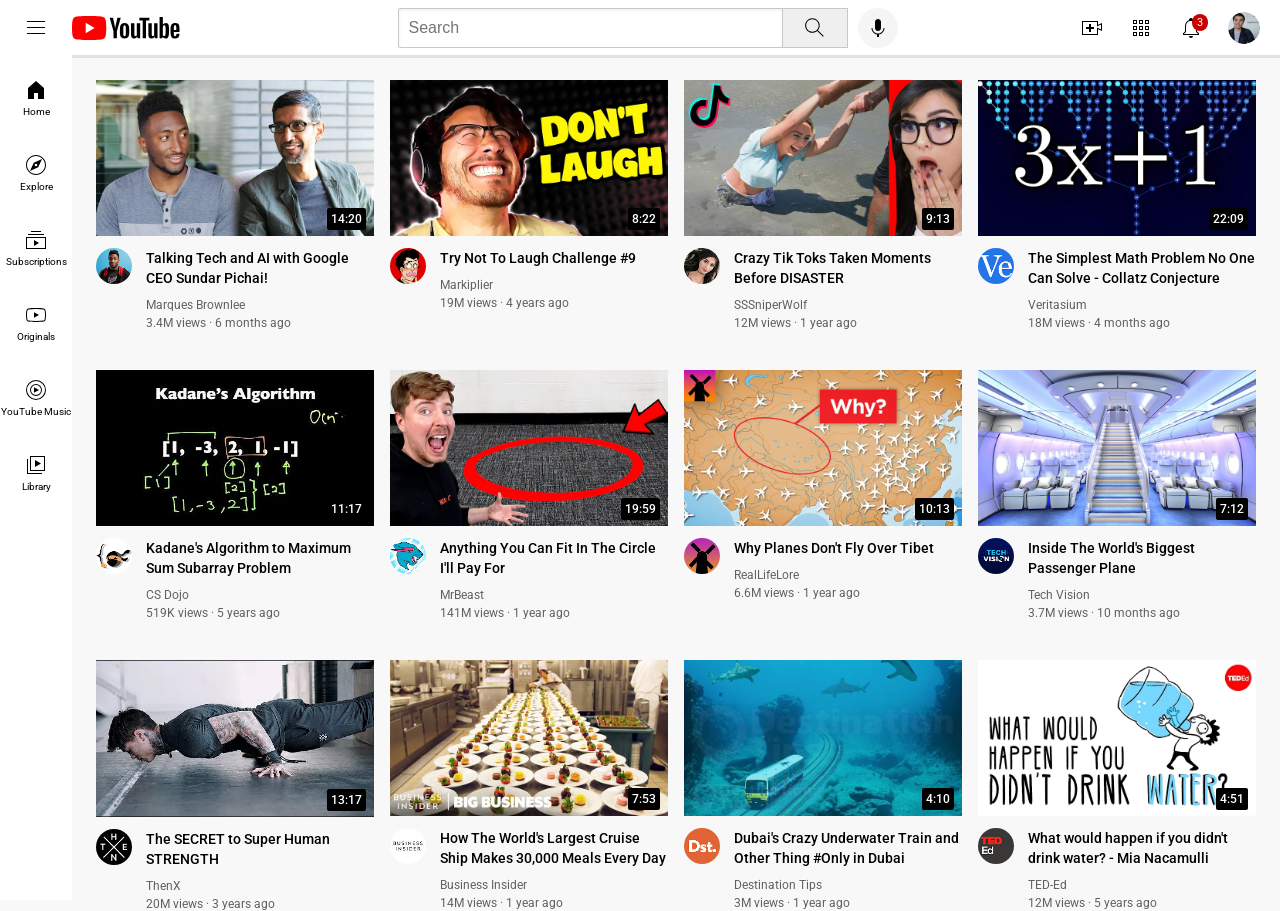
<file: index.html>
<!DOCTYPE html>
<html>
  <head>
    <title>YouTube</title>
    <link rel="icon" type="image/x-icon" href="logo.svg"/>

    <link rel="stylesheet" href="styles/general.css" />
    <link rel="stylesheet" href="styles/header.css" />
    <link rel="stylesheet" href="styles/video.css" />
    <link rel="stylesheet" href="styles/sidebar.css" />

    <link rel="preconnect" href="https://fonts.googleapis.com" />
    <link rel="preconnect" href="https://fonts.gstatic.com" crossorigin />
    <link
      href="https://fonts.googleapis.com/css2?family=Roboto:ital,wght@0,100;0,300;0,400;0,500;0,700;0,900;1,100;1,300;1,400;1,500;1,700;1,900&display=swap"
      rel="stylesheet"
    />
  </head>
  <body>
    <header class="header">
      <div class="left-section">
        <img class="menu" src="header-ui/hamburger-menu.svg" />
        <img class="logo" src="header-ui/youtube-logo.svg" />
      </div>
      <div class="middle-section">
        <input class="search-bar" type="text" placeholder="Search" />
        <button class="search-button">
          <img class="search-icon" src="header-ui/search.svg" />
          <div class="tooltip">Search</div>
        </button>
        <button class="voice-search-button">
          <img
            class="voice-search-icon"
            src="header-ui/voice-search-icon.svg"
          />
          <div class="tooltip">Search with your voice</div>
        </button>
      </div>
      <div class="right-section">
        <div class="upload-container">
          <img class="upload-icon" src="header-ui/upload.svg" />
          <div class="tooltip">Create</div>
        </div>

        <div class="apps-container">
          <img class="apps-icon" src="header-ui/youtube-apps.svg" />
          <div class="tooltip">YouTube Apps</div>
        </div>

        <div class="notifications-container">
          <img class="notifications-icon" src="header-ui/notifications.svg" />
          <div class="notifications-count">3</div>
          <div class="tooltip">Notifications</div>
        </div>

        <img class="user-icon" src="header-ui/my-channel.jpeg" />
      </div>
    </header>

    <nav class="sidebar">
      <div class="sidebar-box">
        <img src="sidebar-ui/home.svg" />
        <div>Home</div>
      </div>

      <div class="sidebar-box">
        <img src="sidebar-ui/explore.svg" />
        <div>Explore</div>
      </div>

      <div class="sidebar-box">
        <img src="sidebar-ui/subscriptions.svg" />
        <div>Subscriptions</div>
      </div>

      <div class="sidebar-box">
        <img src="sidebar-ui/originals.svg" />
        <div>Originals</div>
      </div>

      <div class="sidebar-box">
        <img src="sidebar-ui/youtube-music.svg" />
        <div>YouTube Music</div>
      </div>

      <div class="sidebar-box">
        <img src="sidebar-ui/library.svg" />
        <div>Library</div>
      </div>
    </nav>
    <main>
      <section class="page-grid">
        <div class="video-preview">
          <div class="thumbnail-container">
            <img class="thumbnail" src="thumbnails/thumbnail-1.webp" />
            <div class="video-time">14:20</div>
          </div>
          <div class="video-grid">
            <div class="pfp-container">
              <img class="pfp" src="pfps/channel-1.jpeg" />
            </div>
            <div class="video-info">
              <p class="video-title">
                Talking Tech and AI with Google CEO Sundar Pichai!
              </p>
              <p class="video-author">Marques Brownlee</p>
              <p class="video-stats">3.4M views &#183; 6 months ago</p>
            </div>
          </div>
        </div>

        <div class="video-preview">
          <div class="thumbnail-container">
            <img class="thumbnail" src="thumbnails/thumbnail-2.webp" />
            <div class="video-time">8:22</div>
          </div>
          <div class="video-grid">
            <div class="pfp-container">
              <img class="pfp" src="pfps/channel-2.jpeg" />
            </div>
            <div class="video-info">
              <p class="video-title">Try Not To Laugh Challenge #9</p>
              <p class="video-author">Markiplier</p>
              <p class="video-stats">19M views &#183; 4 years ago</p>
            </div>
          </div>
        </div>

        <div class="video-preview">
          <div class="thumbnail-container">
            <img class="thumbnail" src="thumbnails/thumbnail-3.webp" />
            <div class="video-time">9:13</div>
          </div>
          <div class="video-grid">
            <div class="pfp-container">
              <img class="pfp" src="pfps/channel-3.jpeg" />
            </div>
            <div class="video-info">
              <p class="video-title">
                Crazy Tik Toks Taken Moments Before DISASTER
              </p>
              <p class="video-author">SSSniperWolf</p>
              <p class="video-stats">12M views &#183; 1 year ago</p>
            </div>
          </div>
        </div>

        <div class="video-preview">
          <div class="thumbnail-container">
            <img class="thumbnail" src="thumbnails/thumbnail-4.webp" />
            <div class="video-time">22:09</div>
          </div>
          <div class="video-grid">
            <div class="pfp-container">
              <img class="pfp" src="pfps/channel-4.jpeg" />
            </div>
            <div class="video-info">
              <p class="video-title">
                The Simplest Math Problem No One Can Solve - Collatz Conjecture
              </p>
              <p class="video-author">Veritasium</p>
              <p class="video-stats">18M views &#183; 4 months ago</p>
            </div>
          </div>
        </div>

        <div class="video-preview">
          <div class="thumbnail-container">
            <img class="thumbnail" src="thumbnails/thumbnail-5.webp" />
            <div class="video-time">11:17</div>
          </div>
          <div class="video-grid">
            <div class="pfp-container">
              <img class="pfp" src="pfps/channel-5.jpeg" />
            </div>
            <div class="video-info">
              <p class="video-title">
                Kadane's Algorithm to Maximum Sum Subarray Problem
              </p>
              <p class="video-author">CS Dojo</p>
              <p class="video-stats">519K views &#183; 5 years ago</p>
            </div>
          </div>
        </div>

        <div class="video-preview">
          <div class="thumbnail-container">
            <img class="thumbnail" src="thumbnails/thumbnail-6.webp" />
            <div class="video-time">19:59</div>
          </div>
          <div class="video-grid">
            <div class="pfp-container">
              <img class="pfp" src="pfps/channel-6.jpeg" />
            </div>
            <div class="video-info">
              <p class="video-title">
                Anything You Can Fit In The Circle I&#39;ll Pay For
              </p>
              <p class="video-author">MrBeast</p>
              <p class="video-stats">141M views &#183; 1 year ago</p>
            </div>
          </div>
        </div>

        <div class="video-preview">
          <div class="thumbnail-container">
            <img class="thumbnail" src="thumbnails/thumbnail-7.webp" />
            <div class="video-time">10:13</div>
          </div>
          <div class="video-grid">
            <div class="pfp-container">
              <img class="pfp" src="pfps/channel-7.jpeg" />
            </div>
            <div class="video-info">
              <p class="video-title">Why Planes Don't Fly Over Tibet</p>
              <p class="video-author">RealLifeLore</p>
              <p class="video-stats">6.6M views &#183; 1 year ago</p>
            </div>
          </div>
        </div>

        <div class="video-preview">
          <div class="thumbnail-container">
            <img class="thumbnail" src="thumbnails/thumbnail-8.webp" />
            <div class="video-time">7:12</div>
          </div>
          <div class="video-grid">
            <div class="pfp-container">
              <img class="pfp" src="pfps/channel-8.jpeg" />
            </div>
            <div class="video-info">
              <p class="video-title">
                Inside The World's Biggest Passenger Plane
              </p>
              <p class="video-author">Tech Vision</p>
              <p class="video-stats">3.7M views &#183; 10 months ago</p>
            </div>
          </div>
        </div>

        <div class="video-preview">
          <div class="thumbnail-container">
            <img class="thumbnail" src="thumbnails/thumbnail-9.webp" />
            <div class="video-time">13:17</div>
          </div>
          <div class="video-grid">
            <div class="pfp-container">
              <img class="pfp" src="pfps/channel-9.jpeg" />
            </div>
            <div class="video-info">
              <p class="video-title">The SECRET to Super Human STRENGTH</p>
              <p class="video-author">ThenX</p>
              <p class="video-stats">20M views &#183; 3 years ago</p>
            </div>
          </div>
        </div>

        <div class="video-preview">
          <div class="thumbnail-container">
            <img class="thumbnail" src="thumbnails/thumbnail-10.webp" />
            <div class="video-time">7:53</div>
          </div>
          <div class="video-grid">
            <div class="pfp-container">
              <img class="pfp" src="pfps/channel-10.jpeg" />
            </div>
            <div class="video-info">
              <p class="video-title">
                How The World's Largest Cruise Ship Makes 30,000 Meals Every Day
              </p>
              <p class="video-author">Business Insider</p>
              <p class="video-stats">14M views &#183; 1 year ago</p>
            </div>
          </div>
        </div>

        <div class="video-preview">
          <div class="thumbnail-container">
            <img class="thumbnail" src="thumbnails/thumbnail-11.webp" />
            <div class="video-time">4:10</div>
          </div>
          <div class="video-grid">
            <div class="pfp-container">
              <img class="pfp" src="pfps/channel-11.jpeg" />
            </div>
            <div class="video-info">
              <p class="video-title">
                Dubai's Crazy Underwater Train and Other Thing #Only in Dubai
              </p>
              <p class="video-author">Destination Tips</p>
              <p class="video-stats">3M views &#183; 1 year ago</p>
            </div>
          </div>
        </div>

        <div class="video-preview">
          <div class="thumbnail-container">
            <img class="thumbnail" src="thumbnails/thumbnail-12.webp" />
            <div class="video-time">4:51</div>
          </div>
          <div class="video-grid">
            <div class="pfp-container">
              <img class="pfp" src="pfps/channel-12.jpeg" />
            </div>
            <div class="video-info">
              <p class="video-title">
                What would happen if you didn't drink water? - Mia Nacamulli
              </p>
              <p class="video-author">TED-Ed</p>
              <p class="video-stats">12M views &#183; 5 years ago</p>
            </div>
          </div>
        </div>
      </section>
    </main>
  </body>
</html>
</file>
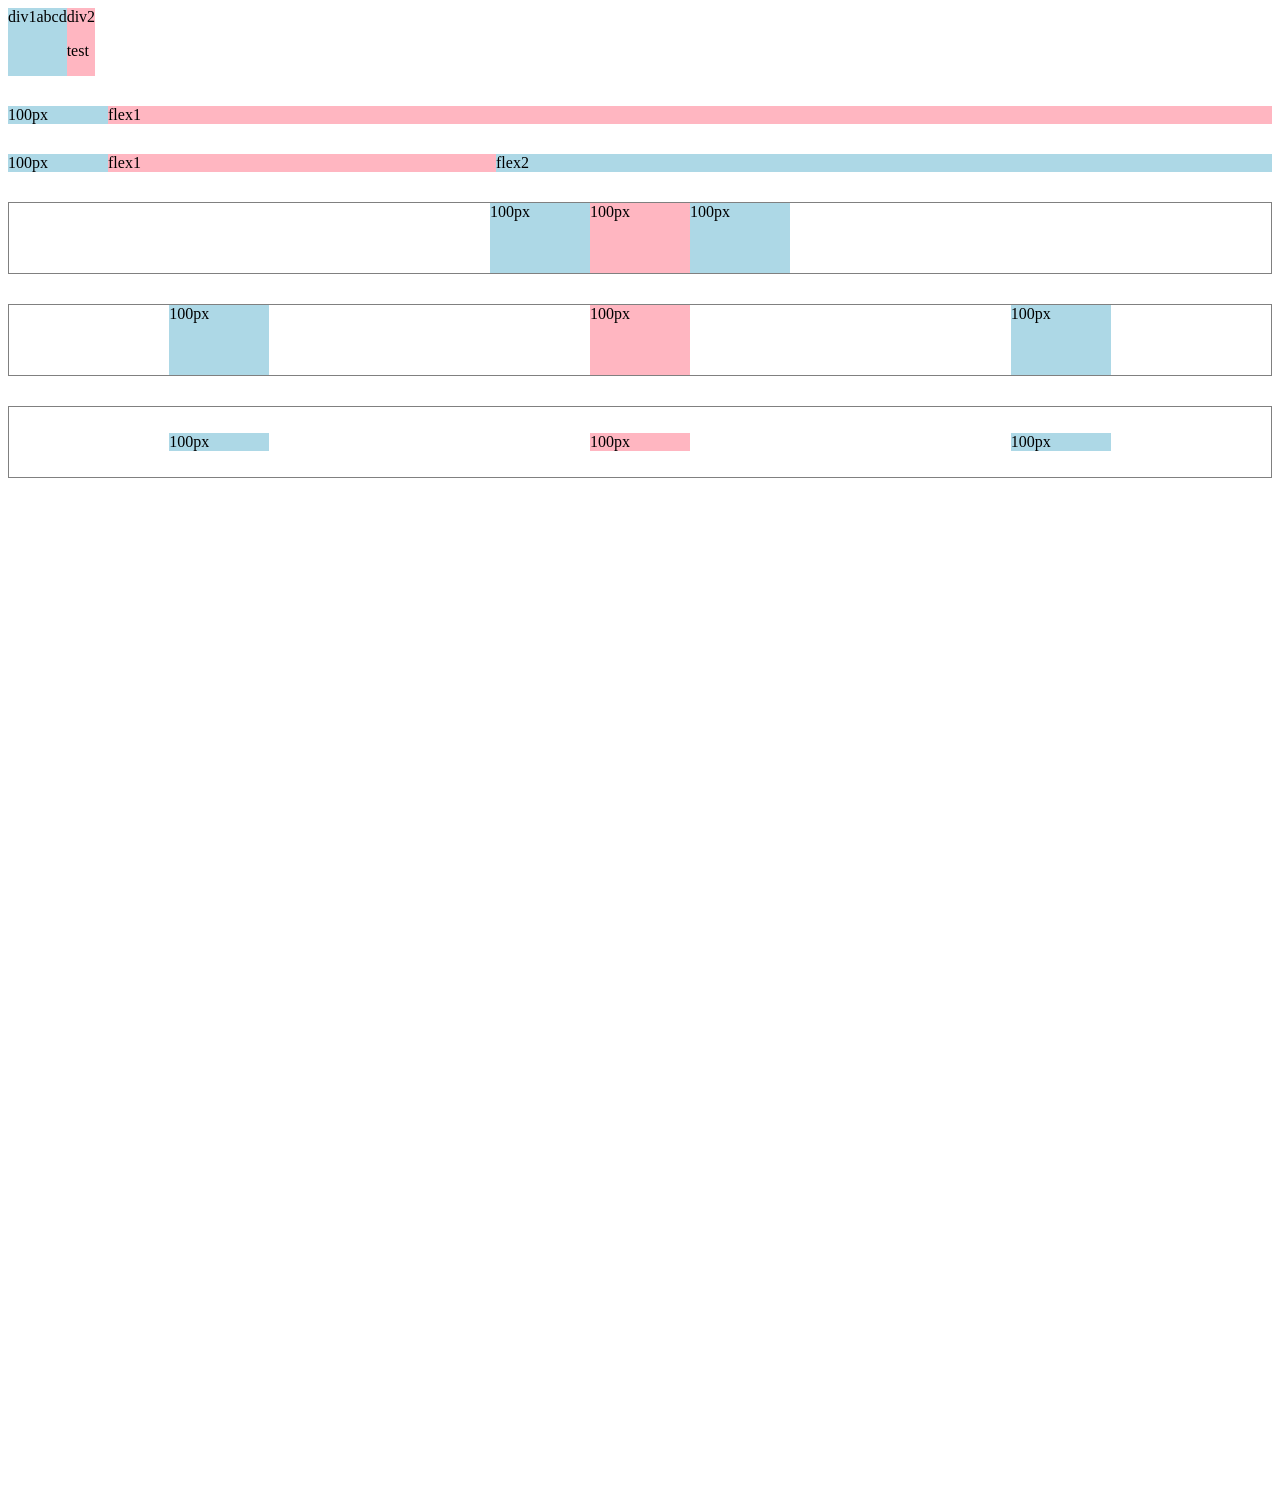
<file: flexbox.html>
<!DOCTYPE html>

<html>
  <head>
    <title>Flexbox</title>
  </head>
  <body style="padding-bottom: 1000px">
    <div style="display: flex; flex-direction: row">
      <div style="background-color: lightblue">div1abcd</div>
      <div style="background-color: lightpink">
        div2
        <p>test</p>
      </div>
    </div>

    <div style="display: flex; flex-direction: row; margin-top: 30px">
      <div style="background-color: lightblue; width: 100px">100px</div>
      <div style="background-color: lightpink; flex: 1">flex1</div>
    </div>

    <div style="display: flex; flex-direction: row; margin-top: 30px">
      <div style="background-color: lightblue; width: 100px">100px</div>
      <div style="background-color: lightpink; flex: 1">flex1</div>
      <div style="background-color: lightblue; flex: 2">flex2</div>
    </div>

    <div
      style="
        display: flex;
        flex-direction: row;
        margin-top: 30px;
        height: 70px;
        border-width: 1px;
        border-style: solid;
        border-color: gray;
        justify-content: center;
      "
    >
      <div style="background-color: lightblue; width: 100px">100px</div>
      <div style="background-color: lightpink; width: 100px">100px</div>
      <div style="background-color: lightblue; width: 100px">100px</div>
    </div>

    <div
      style="
        display: flex;
        flex-direction: row;
        margin-top: 30px;
        height: 70px;
        border-width: 1px;
        border-style: solid;
        border-color: gray;
        justify-content: space-around;
      "
    >
      <div style="background-color: lightblue; width: 100px">100px</div>
      <div style="background-color: lightpink; width: 100px">100px</div>
      <div style="background-color: lightblue; width: 100px">100px</div>
    </div>

    <div
      style="
        display: flex;
        flex-direction: row;
        margin-top: 30px;
        height: 70px;
        border-width: 1px;
        border-style: solid;
        border-color: gray;
        justify-content: space-around;
        align-items: center;
      "
    >
      <div style="background-color: lightblue; width: 100px">100px</div>
      <div style="background-color: lightpink; width: 100px">100px</div>
      <div style="background-color: lightblue; width: 100px">100px</div>
    </div>
  </body>
</html>
</file>
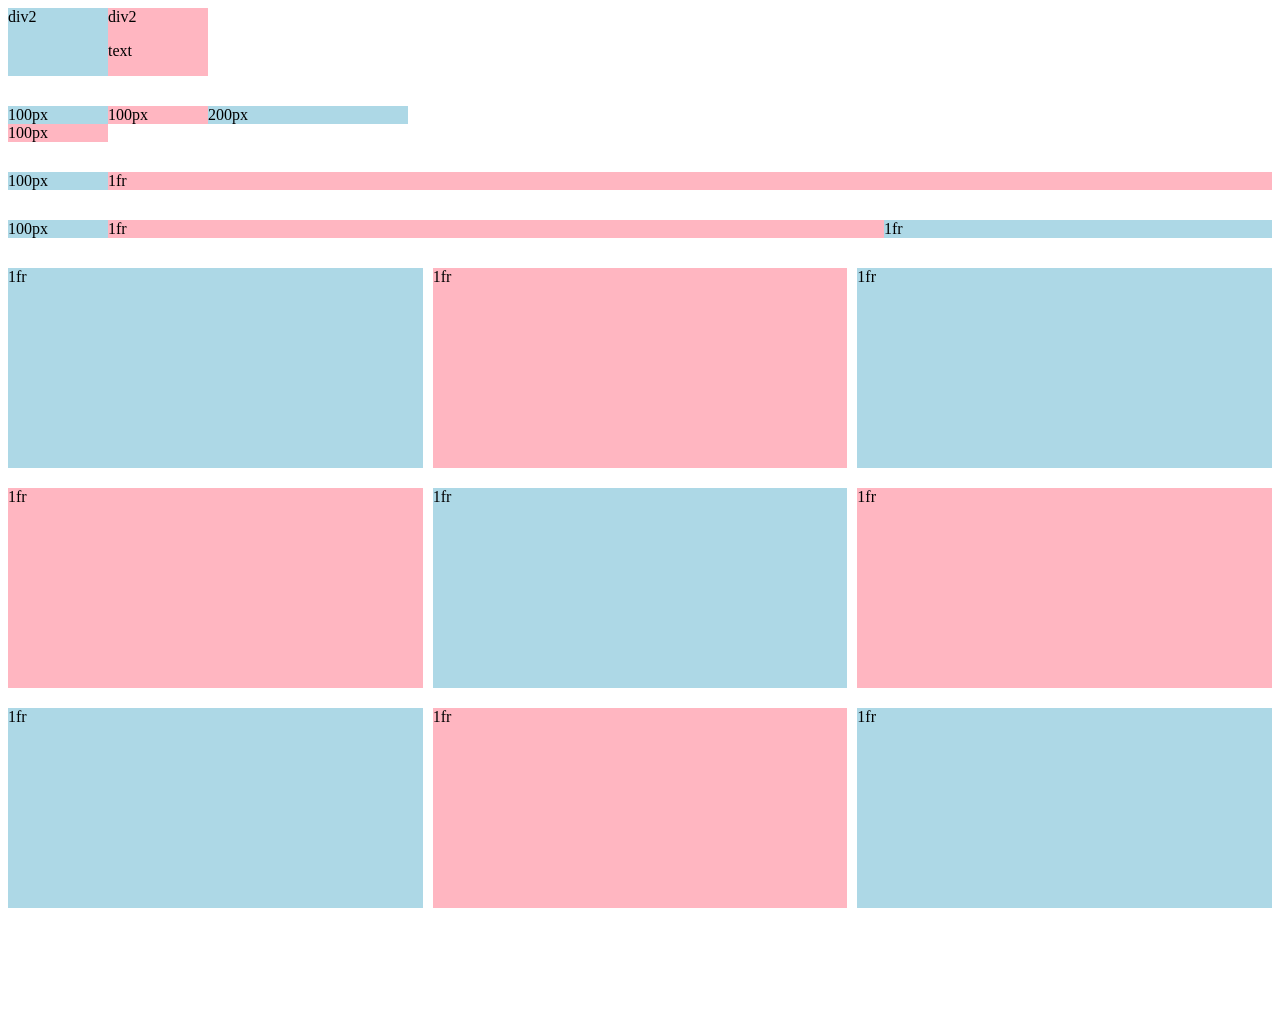
<file: grid.html>
<!DOCTYPE html>
<html>
  <head>
    <title>Grid</title>
  </head>

  <body style="padding-bottom: 100px;">
    <div style="display: grid; grid-template-columns: 100px 100px">
      <div style="background-color: lightblue">div2</div>
      <div style="background-color: lightpink">div2<p>text</p></div>
    </div>

    <div style="margin-top: 30px; display: grid; grid-template-columns: 100px 100px 200px">
      <div style="background-color: lightblue">100px</div>
      <div style="background-color: lightpink">100px</div>
      <div style="background-color: lightblue">200px</div>
      <div style="background-color: lightpink">100px</div>

    </div>

    <div style="margin-top: 30px; display: grid; grid-template-columns: 100px 1fr">
      <div style="background-color: lightblue">100px</div>
      <div style="background-color: lightpink">1fr</div>
    </div>

    <div style="margin-top: 30px; display: grid; grid-template-columns: 100px 2fr 1fr">
      <div style="background-color: lightblue">100px</div>
      <div style="background-color: lightpink">1fr</div>
      <div style="background-color: lightblue">1fr</div>
    </div>

    <div style="margin-top: 30px; display: grid; grid-template-columns: 1fr 1fr 1fr; column-gap: 10px; row-gap: 20px;">
      <div style="height: 200px; background-color: lightblue">1fr</div>
      <div style="height: 200px; background-color: lightpink">1fr</div>
      <div style="height: 200px; background-color: lightblue">1fr</div>
      <div style="height: 200px; background-color: lightpink">1fr</div>
      <div style="height: 200px; background-color: lightblue">1fr</div>
      <div style="height: 200px; background-color: lightpink">1fr</div>
      <div style="height: 200px; background-color: lightblue">1fr</div>
      <div style="height: 200px; background-color: lightpink">1fr</div>
      <div style="height: 200px; background-color: lightblue">1fr</div>
      
    </div>
  </body>
</html>
</file>
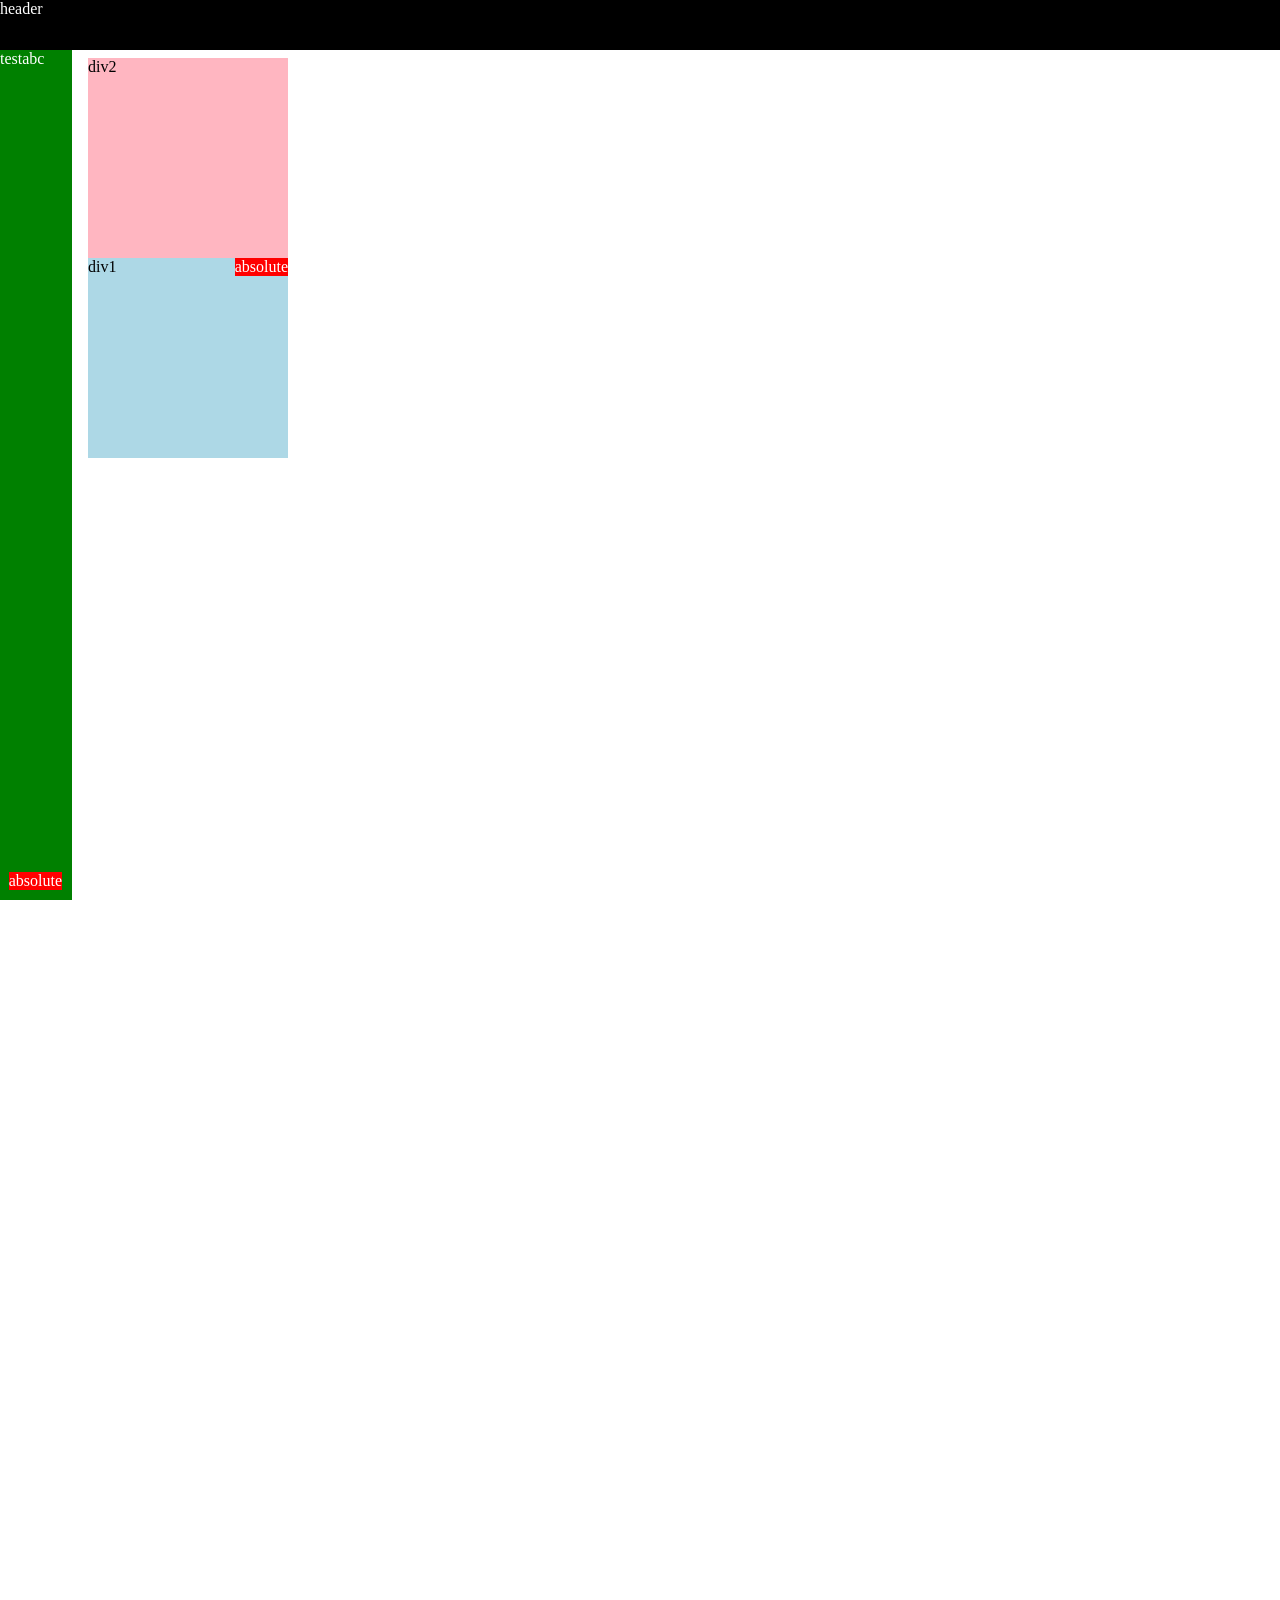
<file: position.html>
<!DOCTYPE html>
<html>
  <head>
    <title>Position</title>
  </head>
  <body style="height: 3000px; padding-top: 50px; padding-left: 80px">
    <div style="background-color: lightpink; width: 200px; height: 200px">
      div2
    </div>

    <div
      style="
        background-color: black;
        color: white;
        position: fixed;
        top: 0px;
        left: 0px;
        right: 0px;
        height: 50px;
      "
    >
      header
    </div>

    <div
      style="
        background-color: lightblue;
        width: 200px;
        height: 200px;
        position: relative;
      "
    >
      div1
      <div style="position: absolute; background-color: red; color: white; right: 0; top: 0;">absolute</div>

    </div>
    
    <div
      style="
        background-color: green;
        color: white;
        position: fixed;
        left: 0;
        bottom: 0;
        top: 50px;
        width: 72px;
      "
    >
      testabc
      <div style="position: absolute; background-color: red; color: white; right: 10px; bottom: 10px;">absolute</div>

    </div>
    

  </body>
</html>
</file>
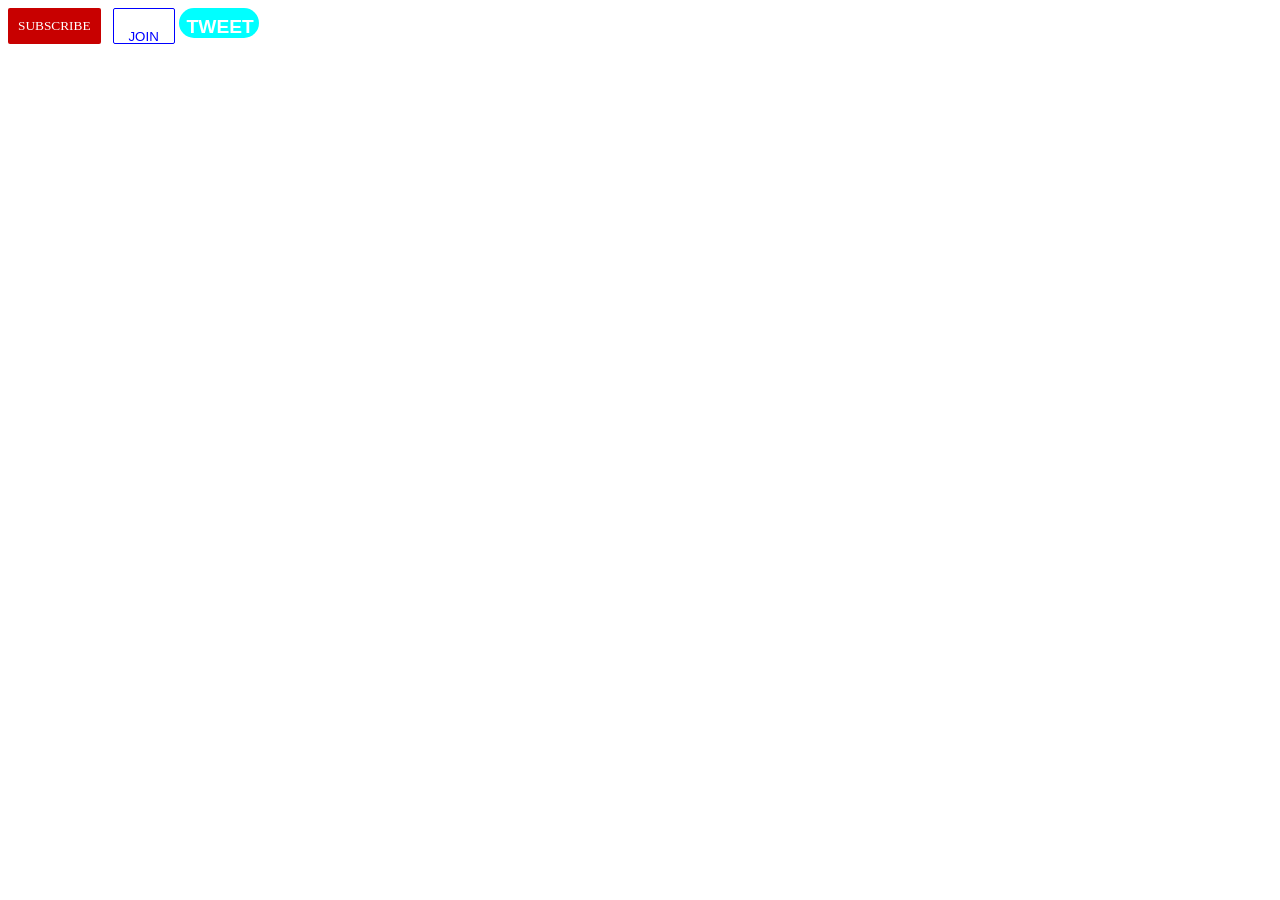
<file: intro/buttons.html>
<!DOCTYPE html>
<html>
  <head>
    <title>Buttons</title>
    <link rel="stylesheet" href="styles/buttons.css">
  </head>
  <body>
    <button class="yt">SUBSCRIBE</button>
    <button class="join">JOIN</button>
    <button class="tweet">TWEET</button>
  </body>
</html>
</file>
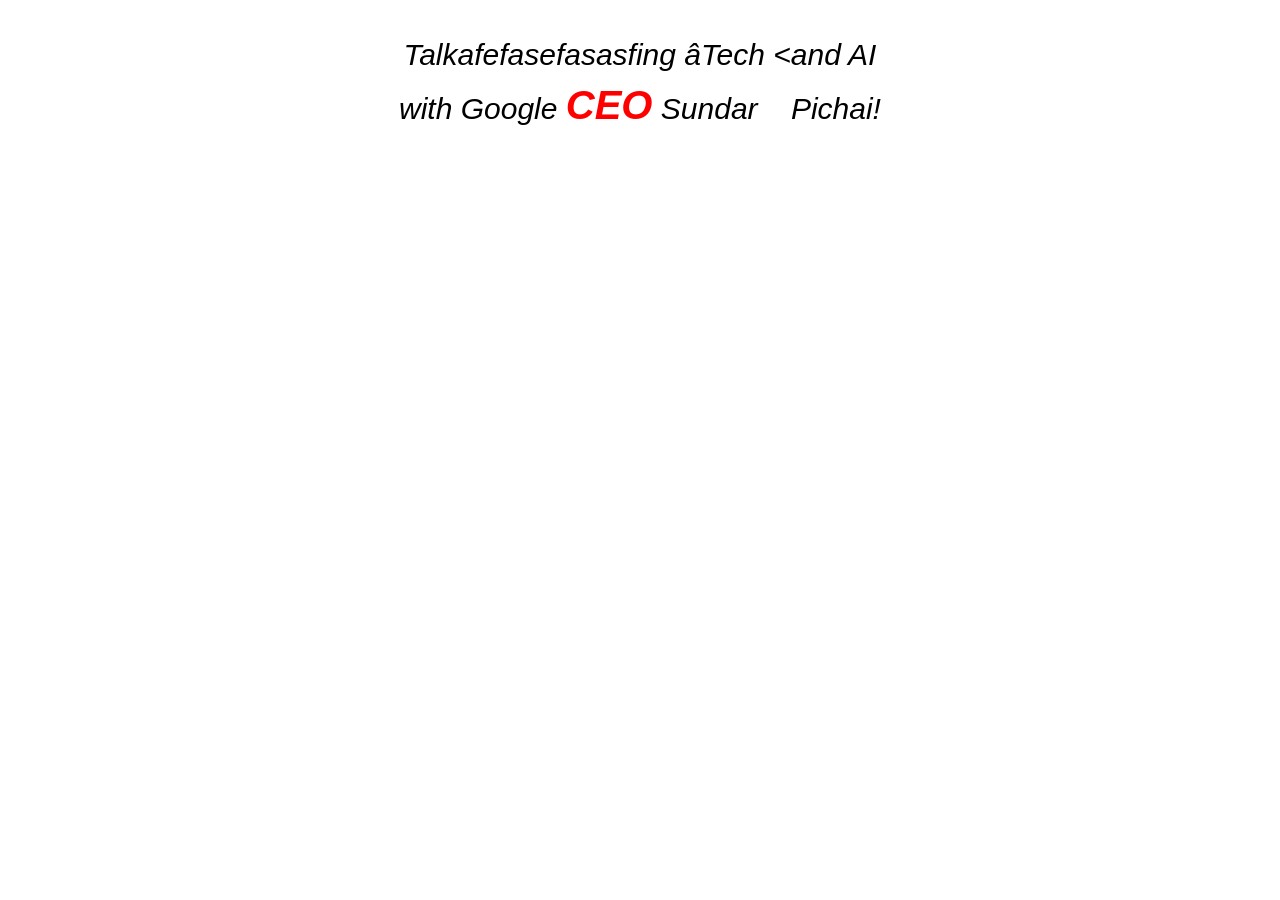
<file: intro/text.html>
<!DOCTYPE html>
<html>
  <head>
    <title>Test</title>
  </head>
  <body>
    <style>
      p {
        font-family: Arial, Helvetica, sans-serif;
        margin-top: 100;
      }
      .title {
        font-size: 30px;
        font-style: italic;
        text-align: center;
        line-height: 50px;
      }
    
      .apple {
        text-align:start
      }
    
      .funny {
        font-weight: bolder;
        color: red;
        font-size: 40px;
      }
    </style>
    
    
    <p class="title">Talkafefasefasasfing a&#770Tech &ltand AI <br>with Google <span class="funny">CEO</span> Sundar&nbsp;&nbsp;&nbsp; Pichai!</p>
  </body>
</html>
</file>
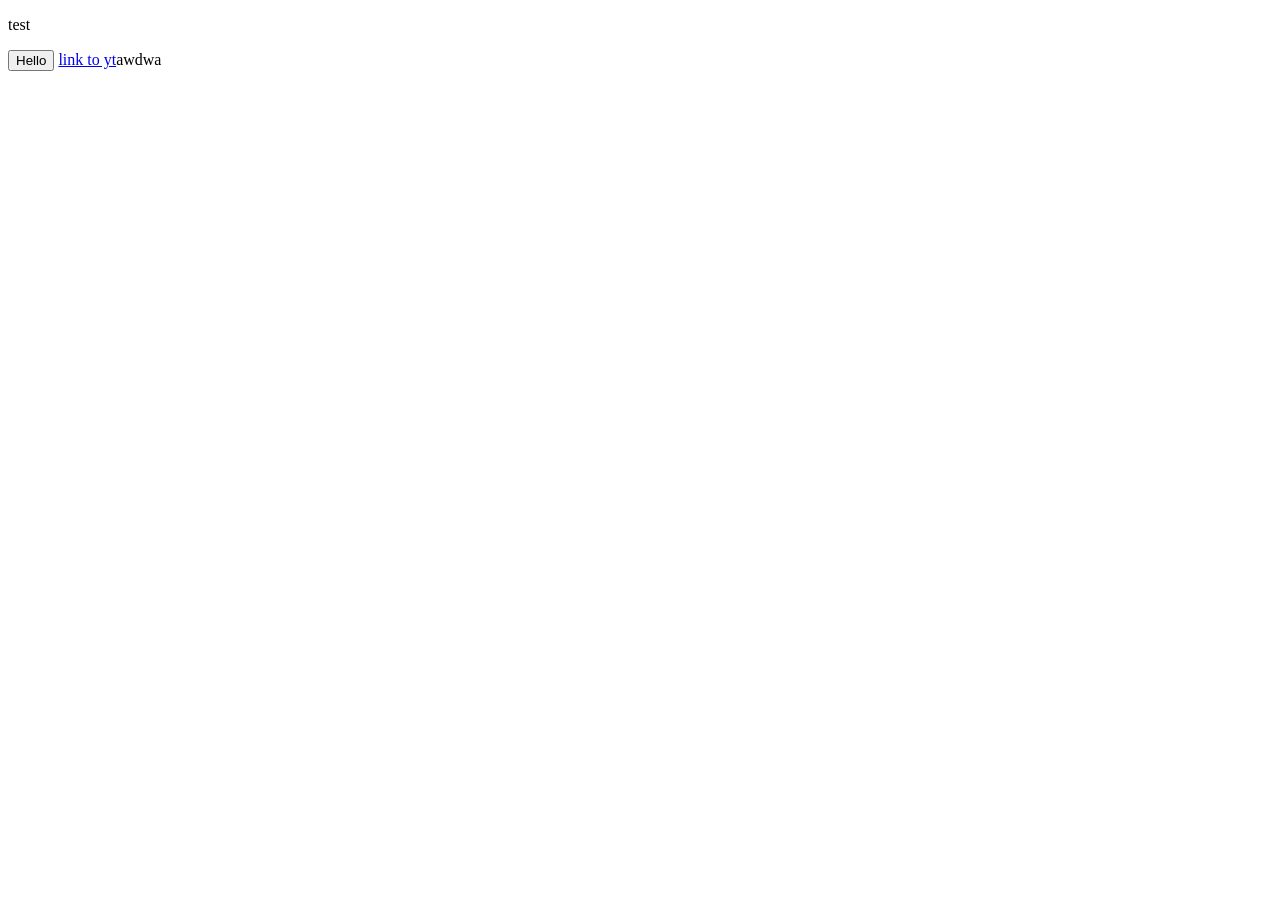
<file: intro/website.html>
<!DOCTYPE html>
<html>
  <head>
    <title>Website</title>
    <link rel="preconnect" href="https://fonts.googleapis.com" />
    <link rel="preconnect" href="https://fonts.gstatic.com" crossorigin />
    <link
      href="https://fonts.googleapis.com/css2?family=Roboto:ital,wght@0,100;0,300;0,400;0,500;0,700;0,900;1,100;1,300;1,400;1,500;1,700;1,900&display=swap"
      rel="stylesheet"
    />
  </head>
  <body>
    <p>test</p>
    <button>Hello</button>
    <!-- tag opening/closing -->
    <a href="https://www.youtube.com/" target="_blank"
      >link to yt<a>awdwa</a></a
    >
  </body>
</html>
</file>
<file: styles/general.css>
p {
    font-family: Roboto, Arial;
    margin-top: 0;
    margin-bottom: 0;
  }

body {
    margin: 0;
    padding-top: 80px;
    padding-left: 96px;
    padding-right: 24px;
    background-color: rgb(248, 248, 248);
    font-family: Roboto, Arial;
}
</file>
<file: styles/header.css>
.header {
  height: 55px;
  display: flex;
  flex-direction: row;
  justify-content: space-between;
  position: fixed;
  top: 0;
  left: 0;
  right: 0;

  background-color: white;
  border-bottom-style: solid;
  border-bottom-color: rgb(225, 225, 225);
  border-bottom-width: 1;
  z-index: 100;
}

.left-section {
  display: flex;
  align-items: center;
}

.middle-section {
  flex: 1;
  margin-left: 70px;
  margin-right: 35px;
  max-width: 500px;
  display: flex;
  align-items: center;
}

.right-section {
  width: 180px;
  display: flex;
  align-items: center;
  justify-content: space-between;
  margin-right: 20px;
  flex-shrink: 0;
}

.menu {
  height: 24px;
  margin-left: 24px;
  margin-right: 24px;
}

.logo {
  height: 24px;
}

.search-button {
  height: 40px;
  width: 66px;
  border-width: 1px;
  border-style: solid;
  border-color: rgb(200, 200, 200);
  margin-left: -1px;
  margin-right: 10px;
}

.notifications-container, .search-button, .voice-search-button, .upload-container, .apps-container {
  position: relative;
  display: flex;
  justify-content: center;
  align-items: center;
}

.notifications-container .tooltip, .apps-container .tooltip, .search-button .tooltip, .voice-search-button .tooltip, .upload-container .tooltip {
  position: absolute;
  background-color: gray;
  color: white;
  padding-left: 8px;
  padding-right: 8px;
  padding-top: 4px;
  padding-bottom: 4px;
  font-size: 12px;
  border-radius: 2px;
  bottom: -30px;

  opacity: 0;
  transition: opacity 0.15s;
  pointer-events: none;
  white-space: nowrap;
}

.notifications-container:hover .tooltip, .apps-container:hover .tooltip, .search-button:hover .tooltip, .voice-search-button:hover .tooltip, .upload-container:hover .tooltip {
  opacity: 1;
}

.search-icon {
  height: 25px;
}

.search-bar {
  flex: 1;
  height: 36px;
  padding-left: 10px;
  font-size: 16px;
  border-radius: 2px;
  border: 1px, solid, rgb(200, 200, 200);
  box-shadow: inset 1px 2px 3px rgba(0, 0, 0, 0.05);
  width: 0;
}

.search-bar::placeholder {
  font-size: 16px;
}

.voice-search-icon {
  height: 24px;
}

.voice-search-button {
  height: 40px;
  width: 40px;
  border-radius: 20px;
  border: none;
  background-color: rgb(245, 245, 245);
}

.upload-icon {
  height: 24px;
}

.notifications-icon {
  height: 24px;
}

.apps-icon {
  height: 24px;
}

.user-icon {
  height: 32px;
  border-radius: 16px;
}

.notifications-container {
  position: relative;
}

.notifications-count {
  position: absolute;
  top: -2px;
  right: -5px;
  background-color: rgb(200, 0, 0);
  color: white;
  font-size: 11px;
  padding-left: 5px;
  padding-right: 5px;
  padding-top: 2px;
  padding-bottom: 2px;
  border-radius: 10px;
}
</file>
<file: styles/video.css>
.thumbnail {
  width: 100%;
}

.video-author,
.video-stats {
  font-size: 12px;
  color: rgb(96, 96, 96);
}

.video-author {
  margin-bottom: 4px;
}

.video-title {
  margin-top: 0;
  font-size: 14px;
  font-weight: 500;
  line-height: 20px;
  margin-bottom: 10px;
}

.video-preview {
}

.pfp-container {
}

.video-info {
}

.video-grid {
  display: grid;
  grid-template-columns: 50px 1fr;
}

.pfp {
  object-fit: contain;
  width: 36px;
  border-radius: 40px;
}

.thumbnail-container {
  margin-bottom: 8px;
  position: relative; 
}



.page-grid {
  display: grid;
  grid-template-columns: 1fr 1fr 1fr;
  column-gap: 16px;
  row-gap: 40px;
}

@media (max-width: 750px) {
  .page-grid {
    grid-template-columns: 1fr 1fr;
  }
}

@media (min-width: 1000px) {
  .page-grid {
    grid-template-columns: 1fr 1fr 1fr 1fr;
  }
}

.video-time {
  font-size: 12px;
  font-weight: 500;
  background-color: black;
  color: white;
  position: absolute;
  bottom: 10px;
  right: 8px;
  padding: 4px;
  border-radius: 2px;
}
</file>
<file: styles/sidebar.css>
.sidebar {
    position: fixed;
    left: 0;
    bottom: 0;
    top: 55px;
    background-color: white;
    width: 72px;
    z-index: 200;
    padding-top: 5px;
}

.sidebar-box {
    background-color: white;
    height: 74px;
    margin-bottom: 1px;
    display: flex;
    align-items: center;
    justify-content: center;
    flex-direction: column;
    cursor: pointer;
}

.sidebar-box:hover {
    background-color: rgb(235, 235, 235);
}

.sidebar-box img {
    height: 24px;
    margin-bottom: 4px;
}

.sidebar-box div {
    font-size: 10px;
}
</file>
<file: intro/styles/buttons.css>
.yt {
  background-color: rgb(200, 0, 0);
  color: white;
  border: none;
  padding-left: 10px;
  padding-right: 10px;
  padding-top: 10px;
  padding-bottom: 10px;
  border-radius: 2px;
  cursor: pointer;
  margin-right: 8px;
  transition: opacity 0.2s, color 2s;
  vertical-align: top;
  font-family: Roboto;
}

.yt:hover {
  opacity: 0.1;
  background-color: black;
}

.yt:active {
  opacity: 0.6;
}

.tweet {
  background-color: aqua;
  color: white;
  border-radius: 15px;
  border: none;
  height: 30px;
  width: 80px;
  font-size: 1.2rem;
  font-weight: bold;
  padding: 8px;
  vertical-align: top;
}

.join:hover {
  background-color: red;
}

.tweet:hover {
  box-shadow: 10px 10px 10px rgba(0, 0, 0, 0.2);
}

.tweet:active {
  box-shadow: 10px 10px 10px rgba(0, 0, 0, 0.5);
}

.join-button:active {
}

.join {
  color: blue;
  background-color: white;
  border-color: blue;
  border-style: solid;
  border-width: 1px;
  height: 36px;
  width: 62px;
  cursor: pointer;
  border-radius: 2px;
  padding-top: 20px;
  vertical-align: top;
}
</file>
